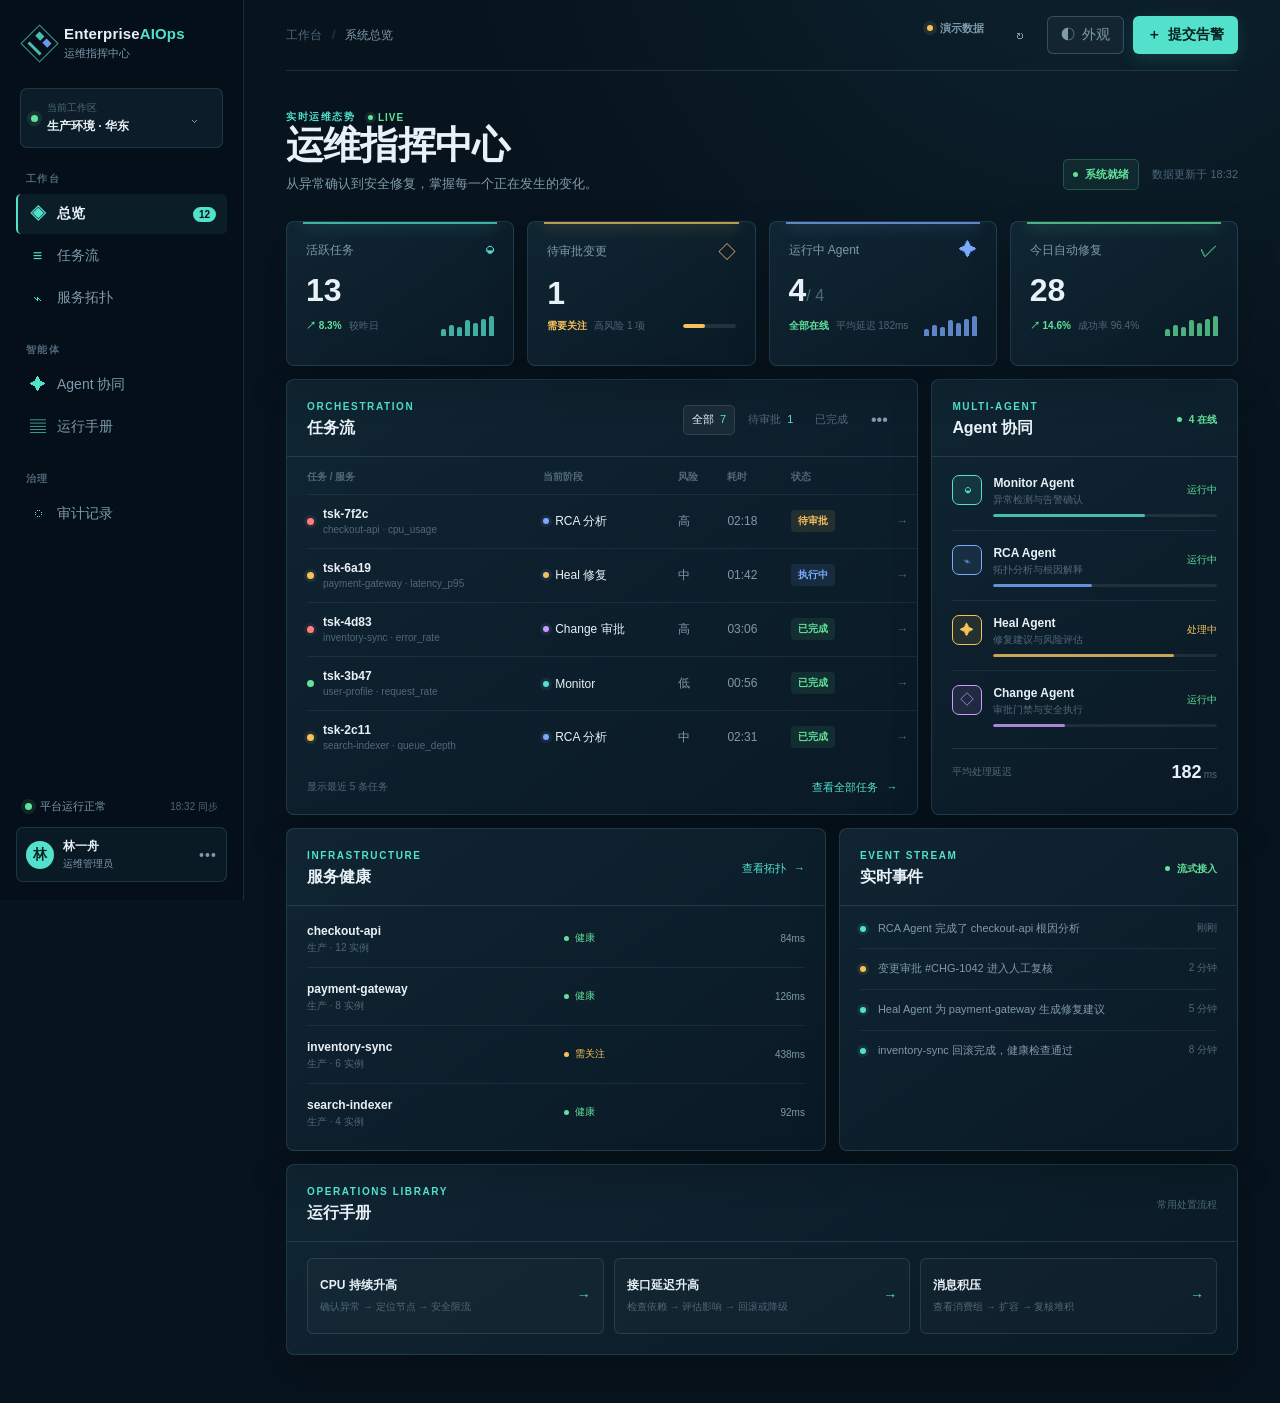
<file: 02_Source/frontend/index.html>
<!doctype html>
<html lang="zh-CN">
<head>
  <meta charset="utf-8">
  <meta name="viewport" content="width=device-width, initial-scale=1">
  <meta name="theme-color" content="#07131d">
  <link rel="icon" href="data:image/svg+xml,%3Csvg xmlns='http://www.w3.org/2000/svg' viewBox='0 0 32 32'%3E%3Crect width='32' height='32' rx='7' fill='%2307131d'/%3E%3Cpath d='M8 16 16 8l8 8-8 8z' fill='none' stroke='%2353e1cc' stroke-width='2'/%3E%3Ccircle cx='16' cy='16' r='3' fill='%237aa9ff'/%3E%3C/svg%3E">
  <title>EnterpriseAIOps · 运维指挥中心</title>
  <link rel="stylesheet" href="styles.css">
</head>
<body>
  <div class="app-shell">
    <aside class="sidebar" aria-label="主导航">
      <div class="brand-lockup">
        <div class="brand-mark" aria-hidden="true"><span></span><span></span><span></span></div>
        <div><strong>Enterprise<span>AIOps</span></strong><small>运维指挥中心</small></div>
      </div>
      <div class="workspace-switcher">
        <span class="workspace-dot"></span>
        <span><small>当前工作区</small><strong id="workspace-name">生产环境 · 华东</strong></span>
        <button class="icon-button" id="workspace-button" type="button" aria-label="切换工作区" title="切换工作区" aria-expanded="false">⌄</button><div class="workspace-menu" id="workspace-menu" hidden role="menu"><button type="button" data-workspace="生产环境 · 华东">生产环境 · 华东</button><button type="button" data-workspace="预发布 · 华北">预发布 · 华北</button><button type="button" data-workspace="开发环境 · 华南">开发环境 · 华南</button></div>
      </div>
      <nav class="nav-list">
        <p class="nav-label">工作台</p>
        <a class="nav-item active" href="#overview"><span class="nav-icon">◈</span>总览<span class="nav-count">12</span></a>
        <a class="nav-item" href="#tasks"><span class="nav-icon">≡</span>任务流</a>
        <a class="nav-item" href="#services"><span class="nav-icon">⌁</span>服务拓扑</a>
        <p class="nav-label">智能体</p>
        <a class="nav-item" href="#agents"><span class="nav-icon">✦</span>Agent 协同</a>
        <a class="nav-item" href="#runbooks"><span class="nav-icon">▤</span>运行手册</a>
        <p class="nav-label">治理</p>
        <a class="nav-item" href="#audit"><span class="nav-icon">◌</span>审计记录</a>
      </nav>
      <div class="sidebar-footer">
        <div class="sidebar-health"><span class="pulse-dot"></span><span>平台运行正常</span><time id="sidebar-sync">刚刚同步</time></div>
        <button class="profile-button" id="profile-button" type="button" aria-label="打开个人资料" aria-expanded="false"><span class="avatar">林</span><span><strong>林一舟</strong><small>运维管理员</small></span><span class="more">•••</span></button>
      </div>
    </aside>

    <main class="main-content" id="overview">
      <header class="topbar">
        <div class="breadcrumbs"><span>工作台</span><b>/</b><strong>系统总览</strong></div>
        <div class="topbar-actions">
          <label class="api-status"><span class="status-dot" id="api-dot"></span><span id="api-label">演示数据</span></label>
          <button class="icon-button" id="refresh-button" type="button" aria-label="刷新数据" title="刷新数据">↻</button>
          <button class="secondary-button" id="theme-button" type="button"><span aria-hidden="true">◐</span> 外观</button>
          <button class="primary-button" id="open-incident" type="button"><span aria-hidden="true">＋</span> 提交告警</button>
        </div>
      </header>

      <section class="page-heading">
        <div>
          <p class="eyebrow">实时运维态势 <span class="live-line"><i></i> LIVE</span></p>
          <h1>运维指挥中心</h1>
          <p class="heading-copy">从异常确认到安全修复，掌握每一个正在发生的变化。</p>
        </div>
        <div class="heading-meta"><span class="ready-badge"><i></i> 系统就绪</span><span>数据更新于 <time id="last-sync">刚刚</time></span></div>
      </section>

      <section class="metric-grid" aria-label="关键指标">
        <article class="metric-card accent-cyan"><div class="metric-top"><span>活跃任务</span><span class="metric-icon">◒</span></div><strong id="metric-active">12</strong><div class="metric-foot"><span class="trend up">↗ 8.3%</span><span>较昨日</span><span class="sparkline cyan" aria-hidden="true"><i></i><i></i><i></i><i></i><i></i><i></i><i></i></span></div></article>
        <article class="metric-card accent-amber"><div class="metric-top"><span>待审批变更</span><span class="metric-icon">◇</span></div><strong id="metric-approval">3</strong><div class="metric-foot"><span class="trend warn">需要关注</span><span>高风险 1 项</span><span class="metric-bar"><i style="width: 42%"></i></span></div></article>
        <article class="metric-card accent-blue"><div class="metric-top"><span>运行中 Agent</span><span class="metric-icon">✦</span></div><strong><span id="metric-agents">4</span><em>/ 4</em></strong><div class="metric-foot"><span class="trend up">全部在线</span><span>平均延迟 182ms</span><span class="sparkline blue" aria-hidden="true"><i></i><i></i><i></i><i></i><i></i><i></i><i></i></span></div></article>
        <article class="metric-card accent-green"><div class="metric-top"><span>今日自动修复</span><span class="metric-icon">✓</span></div><strong id="metric-resolved">28</strong><div class="metric-foot"><span class="trend up">↗ 14.6%</span><span>成功率 96.4%</span><span class="sparkline green" aria-hidden="true"><i></i><i></i><i></i><i></i><i></i><i></i><i></i></span></div></article>
      </section>

      <section class="content-grid">
        <article class="panel task-panel" id="tasks">
          <div class="panel-heading"><div><p class="section-kicker">ORCHESTRATION</p><h2>任务流</h2></div><div class="panel-actions"><button class="filter-button active" type="button" data-filter="all">全部 <span id="task-total">12</span></button><button class="filter-button" type="button" data-filter="awaiting_approval">待审批 <span id="task-pending">3</span></button><button class="filter-button" type="button" data-filter="resolved">已完成</button><button class="icon-button" id="more-filters" type="button" aria-label="更多任务筛选" title="更多任务筛选" aria-expanded="false">•••</button><div class="filter-menu" id="filter-menu" hidden role="menu"><button type="button" data-severity="all">全部风险</button><button type="button" data-severity="high">高风险</button><button type="button" data-severity="medium">中风险</button><button type="button" data-severity="low">低风险</button></div></div></div>
          <div class="table-wrap"><table class="task-table"><thead><tr><th>任务 / 服务</th><th>当前阶段</th><th>风险</th><th>耗时</th><th>状态</th><th></th></tr></thead><tbody id="task-list"></tbody></table></div>
          <div class="table-footer"><span id="task-summary">显示最近 5 条任务</span><button class="text-button" id="load-more" type="button">查看全部任务 <span>→</span></button></div>
        </article>

        <article class="panel agents-panel" id="agents">
          <div class="panel-heading"><div><p class="section-kicker">MULTI-AGENT</p><h2>Agent 协同</h2></div><span class="online-count"><i></i> 4 在线</span></div>
          <div class="agent-list" id="agent-list"></div>
          <div class="agent-footer"><span>平均处理延迟</span><strong>182<span>ms</span></strong></div>
        </article>
      </section>

      <section class="content-grid lower-grid">
        <article class="panel services-panel" id="services">
          <div class="panel-heading"><div><p class="section-kicker">INFRASTRUCTURE</p><h2>服务健康</h2></div><button class="text-button" type="button">查看拓扑 <span>→</span></button></div>
          <div class="service-list" id="service-list"></div>
        </article>
        <article class="panel events-panel" id="audit">
          <div class="panel-heading"><div><p class="section-kicker">EVENT STREAM</p><h2>实时事件</h2></div><span class="stream-status"><i></i> 流式接入</span></div>
          <div class="event-list" id="event-list"></div>
        </article>
      </section>
      <section class="panel runbook-panel" id="runbooks">
        <div class="panel-heading"><div><p class="section-kicker">OPERATIONS LIBRARY</p><h2>运行手册</h2></div><span class="runbook-hint">常用处置流程</span></div>
        <div class="runbook-list"><button type="button" class="runbook-item" data-runbook="CPU 持续升高"><strong>CPU 持续升高</strong><span>确认异常 → 定位节点 → 安全限流</span><i>→</i></button><button type="button" class="runbook-item" data-runbook="接口延迟升高"><strong>接口延迟升高</strong><span>检查依赖 → 评估影响 → 回滚或降级</span><i>→</i></button><button type="button" class="runbook-item" data-runbook="消息积压"><strong>消息积压</strong><span>查看消费组 → 扩容 → 复核堆积</span><i>→</i></button></div>
      </section>
    </main>
  </div>

  <div class="modal-backdrop" id="incident-modal" hidden>
    <section class="modal" role="dialog" aria-modal="true" aria-labelledby="incident-title">
      <div class="modal-heading"><div><p class="section-kicker">NEW INCIDENT</p><h2 id="incident-title">提交一条运维告警</h2></div><button class="icon-button" id="close-incident" type="button" aria-label="关闭弹窗" title="关闭">×</button></div>
      <p class="modal-copy">告警将进入 Monitor → RCA → Heal → Change 标准流程，默认使用安全的 dry-run 执行策略。</p>
      <form id="incident-form">
        <div class="form-grid"><label>服务名称<input name="service" value="checkout-api" required maxlength="80" placeholder="例如 checkout-api"></label><label>指标名称<input name="metric" value="cpu_usage" required maxlength="80" placeholder="例如 cpu_usage"></label><label>当前值<input name="value" type="number" step="any" value="96.4" required></label><label>严重等级<select name="severity"><option value="high">高 · High</option><option value="medium">中 · Medium</option><option value="low">低 · Low</option></select></label></div>
        <label>基线值 <span class="field-hint">可选，用逗号分隔</span><input name="baseline" value="42, 44, 41, 43, 45" placeholder="例如 42, 44, 41, 43, 45"></label>
        <div class="form-note"><span class="info-icon">i</span><span>未连接 API 时会以演示模式创建本地任务，不会发送任何外部请求。</span></div>
        <div class="modal-actions"><button class="secondary-button" id="cancel-incident" type="button">取消</button><button class="primary-button" type="submit"><span>＋</span> 提交告警</button></div>
      </form>
    </section>
  </div>

  <div class="toast" id="toast" role="status" aria-live="polite"></div>
  <script src="app.js"></script>
</body>
</html>
</file>
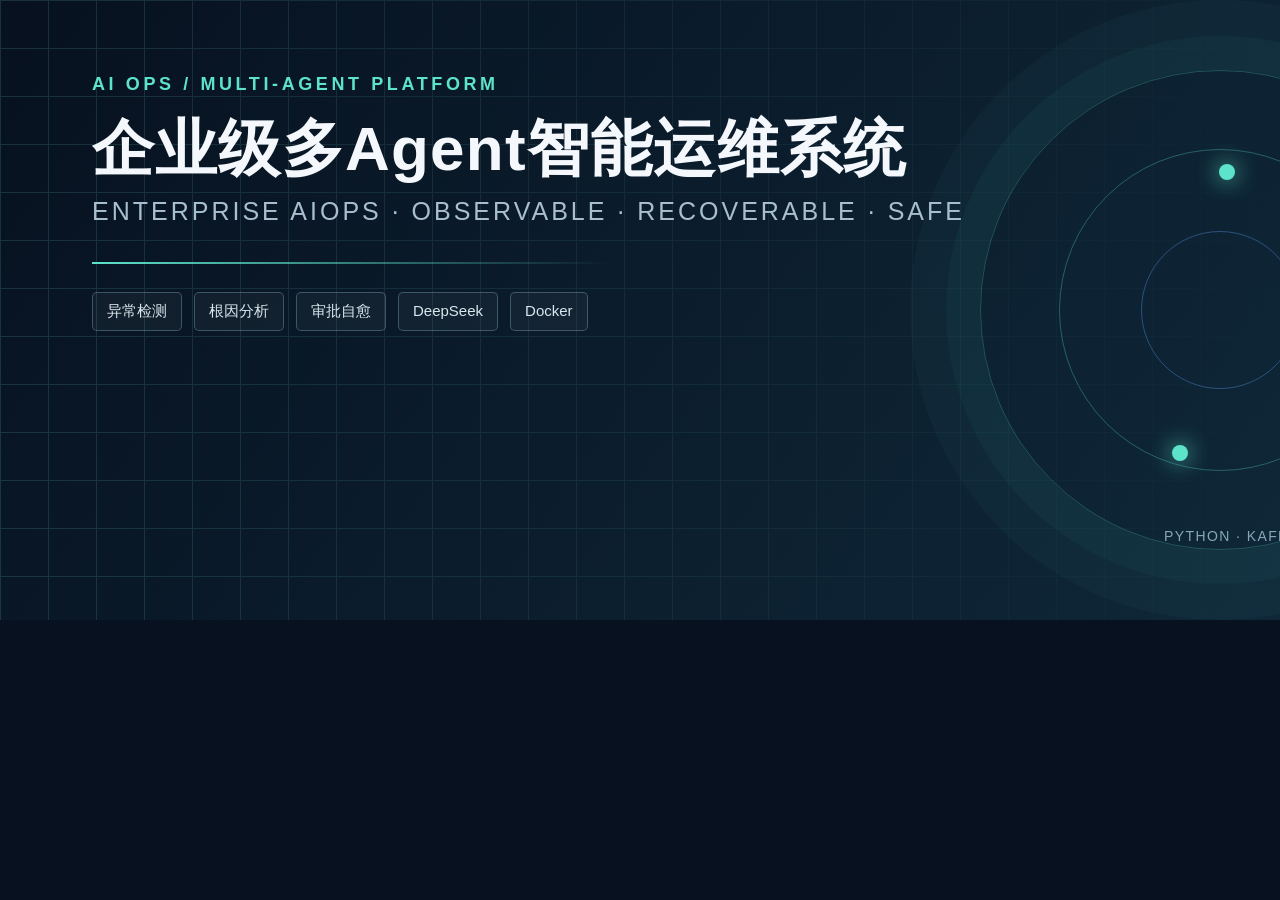
<file: 03_Assets/screenshots/project-banner.html>
<!doctype html>
<html lang="zh-CN">
<head>
  <meta charset="utf-8">
  <meta name="viewport" content="width=device-width, initial-scale=1">
  <title>EnterpriseAIOps Banner</title>
  <style>
    * { box-sizing: border-box; }
    body { margin: 0; width: 1600px; height: 620px; overflow: hidden; background: #07111f; color: #f4f7fb; font-family: "Segoe UI", "Microsoft YaHei", sans-serif; }
    .canvas { position: relative; width: 1600px; height: 620px; padding: 74px 92px; background: linear-gradient(125deg, #07111f 0%, #0c2030 55%, #102b3c 100%); }
    .grid { position: absolute; inset: 0; opacity: .16; background-image: linear-gradient(#73daca 1px, transparent 1px), linear-gradient(90deg, #73daca 1px, transparent 1px); background-size: 48px 48px; mask-image: linear-gradient(90deg, #000 0%, transparent 82%); }
    .glow { position: absolute; width: 480px; height: 480px; right: 140px; top: 70px; border: 1px solid rgba(93, 227, 202, .25); border-radius: 50%; box-shadow: 0 0 0 34px rgba(93, 227, 202, .04), 0 0 0 70px rgba(93, 227, 202, .03); }
    .glow:before, .glow:after { content: ""; position: absolute; inset: 78px; border: 1px solid rgba(93, 227, 202, .32); border-radius: 50%; }
    .glow:after { inset: 160px; border-color: rgba(100, 170, 255, .34); }
    .node { position: absolute; width: 16px; height: 16px; border-radius: 50%; background: #5de3ca; box-shadow: 0 0 22px #5de3ca; }
    .n1 { right: 365px; top: 164px; } .n2 { right: 216px; top: 305px; background: #76a9ff; box-shadow: 0 0 22px #76a9ff; } .n3 { right: 412px; top: 445px; }
    .eyebrow { position: relative; color: #5de3ca; font-size: 18px; letter-spacing: .2em; font-weight: 700; }
    h1 { position: relative; margin: 20px 0 14px; font-size: 62px; line-height: 1.1; letter-spacing: .02em; }
    .en { position: relative; margin: 0; color: #a8bfd0; font-size: 25px; letter-spacing: .12em; }
    .line { position: relative; margin-top: 36px; width: 520px; height: 2px; background: linear-gradient(90deg, #5de3ca, transparent); }
    .tags { position: relative; display: flex; gap: 12px; margin-top: 28px; }
    .tag { padding: 9px 14px; border: 1px solid rgba(148, 201, 220, .32); color: #d8e7ed; font-size: 15px; border-radius: 5px; background: rgba(255,255,255,.04); }
    .side { position: absolute; right: 92px; bottom: 76px; color: #86a7b8; font-size: 14px; letter-spacing: .1em; }
  </style>
</head>
<body><div class="canvas"><div class="grid"></div><div class="glow"></div><i class="node n1"></i><i class="node n2"></i><i class="node n3"></i><div class="eyebrow">AI OPS / MULTI-AGENT PLATFORM</div><h1>企业级多Agent智能运维系统</h1><p class="en">ENTERPRISE AIOPS · OBSERVABLE · RECOVERABLE · SAFE</p><div class="line"></div><div class="tags"><span class="tag">异常检测</span><span class="tag">根因分析</span><span class="tag">审批自愈</span><span class="tag">DeepSeek</span><span class="tag">Docker</span></div><div class="side">PYTHON · KAFKA · POSTGRESQL · QDRANT</div></div></body>
</html>
</file>
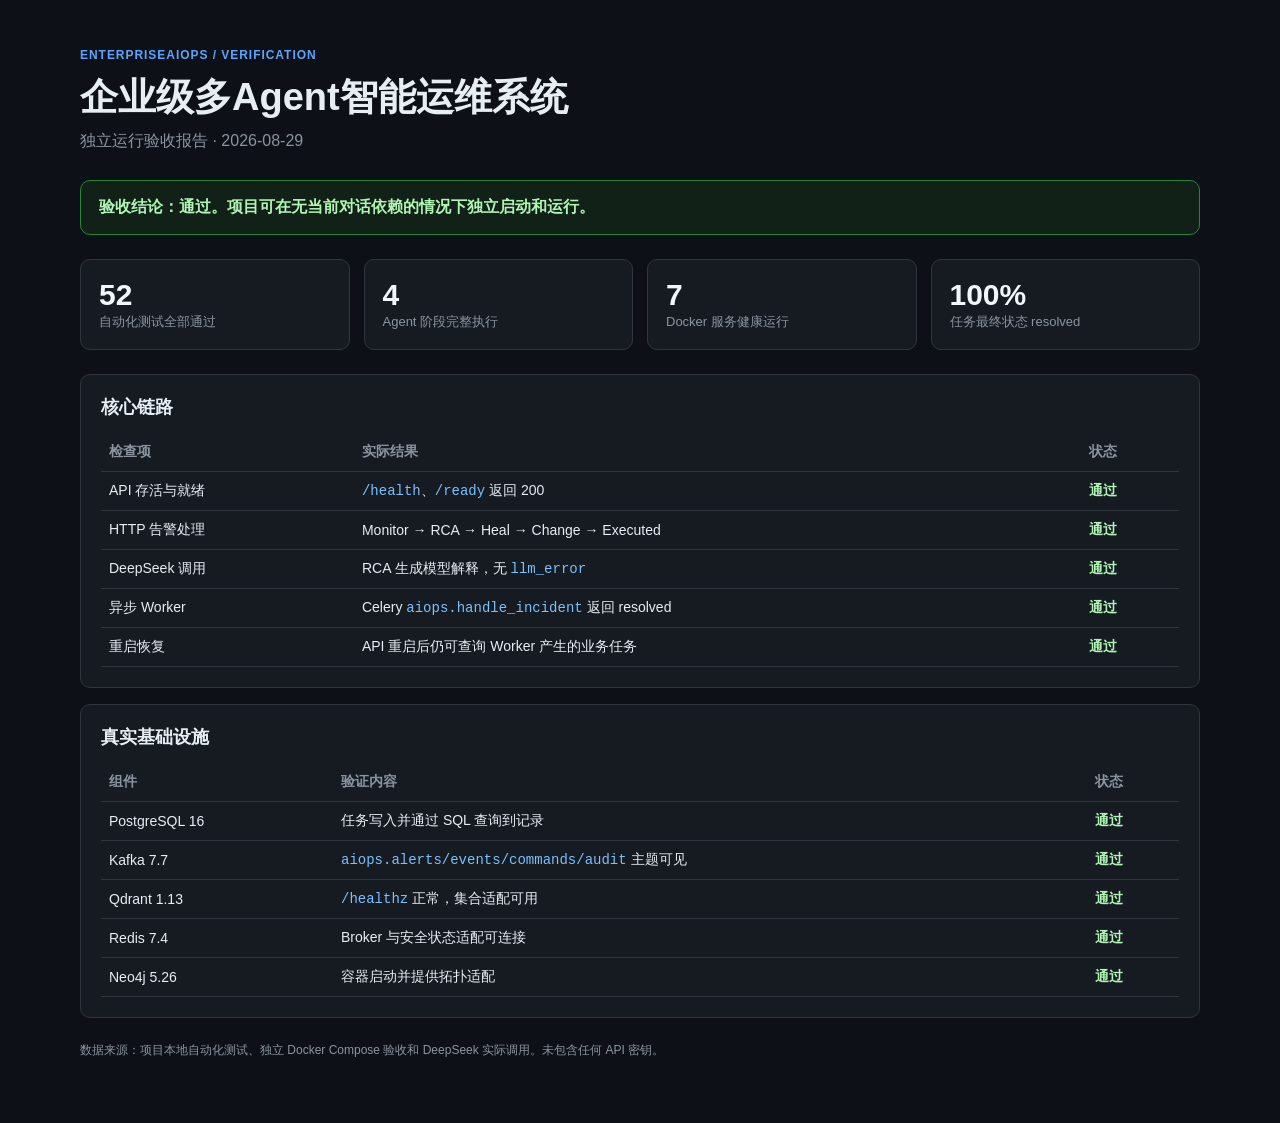
<file: 03_Assets/screenshots/verification-report.html>
<!doctype html>
<html lang="zh-CN">
<head>
  <meta charset="utf-8">
  <meta name="viewport" content="width=device-width, initial-scale=1">
  <title>EnterpriseAIOps 验收报告</title>
  <style>
    :root { color-scheme: dark; font-family: "Segoe UI", "Microsoft YaHei", sans-serif; }
    body { margin: 0; background: #0d1117; color: #e6edf3; }
    main { max-width: 1120px; margin: 0 auto; padding: 48px 32px 64px; }
    .eyebrow { color: #58a6ff; letter-spacing: .08em; text-transform: uppercase; font-size: 12px; font-weight: 700; }
    h1 { margin: 10px 0 8px; font-size: 38px; }
    .subtitle { color: #8b949e; margin: 0 0 28px; font-size: 16px; }
    .banner { border: 1px solid #238636; background: #122117; color: #aff5b4; padding: 16px 18px; border-radius: 10px; font-weight: 700; }
    .grid { display: grid; grid-template-columns: repeat(4, 1fr); gap: 14px; margin: 24px 0; }
    .metric, .panel { border: 1px solid #30363d; background: #161b22; border-radius: 10px; }
    .metric { padding: 18px; }
    .metric strong { display: block; font-size: 30px; color: #f0f6fc; }
    .metric span { color: #8b949e; font-size: 13px; }
    .panel { padding: 20px; margin-top: 16px; }
    h2 { margin: 0 0 14px; font-size: 18px; }
    table { border-collapse: collapse; width: 100%; font-size: 14px; }
    th, td { border-bottom: 1px solid #30363d; padding: 10px 8px; text-align: left; }
    th { color: #8b949e; font-weight: 600; }
    td:last-child { color: #aff5b4; font-weight: 700; }
    code { color: #79c0ff; }
    footer { color: #8b949e; font-size: 12px; margin-top: 24px; }
    @media (max-width: 760px) { main { padding: 28px 18px; } .grid { grid-template-columns: repeat(2, 1fr); } h1 { font-size: 30px; } }
  </style>
</head>
<body>
  <main>
    <div class="eyebrow">EnterpriseAIOps / Verification</div>
    <h1>企业级多Agent智能运维系统</h1>
    <p class="subtitle">独立运行验收报告 · 2026-08-29</p>
    <div class="banner">验收结论：通过。项目可在无当前对话依赖的情况下独立启动和运行。</div>
    <section class="grid">
      <div class="metric"><strong>52</strong><span>自动化测试全部通过</span></div>
      <div class="metric"><strong>4</strong><span>Agent 阶段完整执行</span></div>
      <div class="metric"><strong>7</strong><span>Docker 服务健康运行</span></div>
      <div class="metric"><strong>100%</strong><span>任务最终状态 resolved</span></div>
    </section>
    <section class="panel">
      <h2>核心链路</h2>
      <table><thead><tr><th>检查项</th><th>实际结果</th><th>状态</th></tr></thead><tbody>
        <tr><td>API 存活与就绪</td><td><code>/health</code>、<code>/ready</code> 返回 200</td><td>通过</td></tr>
        <tr><td>HTTP 告警处理</td><td>Monitor → RCA → Heal → Change → Executed</td><td>通过</td></tr>
        <tr><td>DeepSeek 调用</td><td>RCA 生成模型解释，无 <code>llm_error</code></td><td>通过</td></tr>
        <tr><td>异步 Worker</td><td>Celery <code>aiops.handle_incident</code> 返回 resolved</td><td>通过</td></tr>
        <tr><td>重启恢复</td><td>API 重启后仍可查询 Worker 产生的业务任务</td><td>通过</td></tr>
      </tbody></table>
    </section>
    <section class="panel">
      <h2>真实基础设施</h2>
      <table><thead><tr><th>组件</th><th>验证内容</th><th>状态</th></tr></thead><tbody>
        <tr><td>PostgreSQL 16</td><td>任务写入并通过 SQL 查询到记录</td><td>通过</td></tr>
        <tr><td>Kafka 7.7</td><td><code>aiops.alerts/events/commands/audit</code> 主题可见</td><td>通过</td></tr>
        <tr><td>Qdrant 1.13</td><td><code>/healthz</code> 正常，集合适配可用</td><td>通过</td></tr>
        <tr><td>Redis 7.4</td><td>Broker 与安全状态适配可连接</td><td>通过</td></tr>
        <tr><td>Neo4j 5.26</td><td>容器启动并提供拓扑适配</td><td>通过</td></tr>
      </tbody></table>
    </section>
    <footer>数据来源：项目本地自动化测试、独立 Docker Compose 验收和 DeepSeek 实际调用。未包含任何 API 密钥。</footer>
  </main>
</body>
</html>
</file>
<file: 02_Source/frontend/styles.css>
:root {
  color-scheme: dark;
  --bg: #07131d;
  --surface: #0c1c28;
  --surface-raised: #102331;
  --surface-soft: #0a1823;
  --border: rgba(142, 189, 215, .16);
  --border-strong: rgba(142, 189, 215, .28);
  --text: #e8f1f7;
  --muted: #7f9aaa;
  --dim: #506879;
  --cyan: #53e1cc;
  --blue: #7aa9ff;
  --amber: #f6c15d;
  --green: #61e29b;
  --danger: #ff7e7e;
  --shadow: 0 18px 42px rgba(0,0,0,.2);
  font-family: "Segoe UI", "Microsoft YaHei", sans-serif;
}
* { box-sizing: border-box; }
html { scroll-behavior: smooth; }
body { margin: 0; min-width: 320px; background: var(--bg); color: var(--text); font-size: 14px; -webkit-font-smoothing: antialiased; }
button, input, select { font: inherit; }
button { color: inherit; cursor: pointer; }
button:focus-visible, a:focus-visible, input:focus-visible, select:focus-visible { outline: 2px solid var(--cyan); outline-offset: 3px; }
a { color: inherit; text-decoration: none; }
.app-shell { min-height: 100vh; display: grid; grid-template-columns: 244px minmax(0, 1fr); background: radial-gradient(circle at 85% -10%, rgba(38, 105, 129, .18), transparent 34%), var(--bg); }
.sidebar { position: sticky; top: 0; height: 100vh; display: flex; flex-direction: column; padding: 25px 16px 18px; border-right: 1px solid var(--border); background: rgba(5, 16, 25, .74); backdrop-filter: blur(16px); }
.brand-lockup { display: flex; align-items: center; gap: 11px; padding: 0 10px 27px; }
.brand-lockup strong { display: block; font-size: 15px; letter-spacing: .01em; }
.brand-lockup strong span { color: var(--cyan); }
.brand-lockup small { display: block; margin-top: 4px; color: var(--muted); font-size: 11px; }
.brand-mark { position: relative; width: 27px; height: 27px; border: 1px solid rgba(83,225,204,.7); transform: rotate(45deg); display: grid; grid-template-columns: 1fr 1fr; gap: 3px; padding: 4px; }
.brand-mark span { display: block; background: var(--cyan); opacity: .85; }
.brand-mark span:nth-child(2) { background: var(--blue); opacity: .9; }
.brand-mark span:nth-child(3) { grid-column: 1 / span 2; height: 3px; align-self: end; }
.workspace-switcher { position: relative; display: flex; align-items: center; gap: 9px; margin: 0 4px 24px; padding: 11px 10px; border: 1px solid var(--border); background: rgba(18, 39, 54, .62); border-radius: 7px; }
.workspace-menu, .filter-menu { position: absolute; z-index: 6; min-width: 170px; padding: 5px; border: 1px solid var(--border-strong); border-radius: 6px; background: #102733; box-shadow: var(--shadow); }
.workspace-menu { top: calc(100% + 6px); right: 8px; }
.filter-menu { top: calc(100% + 6px); right: 0; }
.workspace-menu button, .filter-menu button { display: block; width: 100%; padding: 8px 9px; border: 0; border-radius: 4px; color: var(--muted); background: transparent; text-align: left; font-size: 11px; }
.workspace-menu button:hover, .filter-menu button:hover { color: var(--text); background: rgba(83,225,204,.09); }
.workspace-switcher > span:nth-child(2) { min-width: 0; flex: 1; }
.workspace-switcher small, .workspace-switcher strong { display: block; white-space: nowrap; overflow: hidden; text-overflow: ellipsis; }
.workspace-switcher small { color: var(--dim); font-size: 10px; margin-bottom: 3px; }
.workspace-switcher strong { font-size: 12px; font-weight: 600; }
.workspace-dot, .pulse-dot, .status-dot, .ready-badge i, .online-count i, .stream-status i { flex: 0 0 auto; width: 7px; height: 7px; border-radius: 50%; background: var(--green); box-shadow: 0 0 0 4px rgba(97,226,155,.11); }
.icon-button { width: 36px; height: 36px; display: inline-grid; place-items: center; padding: 0; border: 1px solid transparent; background: transparent; border-radius: 6px; color: var(--muted); font-size: 16px; transition-property: background-color, color, border-color, transform; transition-duration: 150ms; }
.icon-button:hover { color: var(--text); background: rgba(255,255,255,.07); border-color: var(--border); }
.icon-button:active, .primary-button:active, .secondary-button:active { transform: scale(.96); }
.nav-label { margin: 0 10px 8px; color: var(--dim); font-size: 10px; letter-spacing: .14em; font-weight: 700; }
.nav-label:not(:first-child) { margin-top: 25px; }
.nav-item { display: flex; align-items: center; gap: 11px; min-height: 40px; margin: 2px 0; padding: 0 11px; border-left: 2px solid transparent; border-radius: 5px; color: var(--muted); transition-property: color, background-color, border-color; transition-duration: 150ms; }
.nav-item:hover, .nav-item.active { color: var(--text); background: rgba(71, 157, 171, .1); border-left-color: var(--cyan); }
.nav-item.active { font-weight: 600; }
.nav-icon { width: 17px; color: var(--cyan); font-size: 16px; text-align: center; }
.nav-count { margin-left: auto; min-width: 21px; padding: 2px 6px; border-radius: 10px; color: var(--bg); background: var(--cyan); font-size: 10px; font-weight: 700; text-align: center; }
.sidebar-footer { margin-top: auto; }
.sidebar-health { display: flex; align-items: center; gap: 8px; margin: 0 9px 13px; color: var(--muted); font-size: 11px; }
.sidebar-health time { margin-left: auto; color: var(--dim); font-size: 10px; }
.profile-button { width: 100%; display: flex; align-items: center; gap: 9px; padding: 10px 9px; border: 1px solid var(--border); background: rgba(15, 35, 48, .54); border-radius: 7px; text-align: left; }
.profile-button:hover { border-color: var(--border-strong); background: rgba(22, 48, 63, .74); }
.avatar { width: 28px; height: 28px; display: grid; place-items: center; border-radius: 50%; color: #05221f; background: var(--cyan); font-weight: 700; }
.profile-button strong, .profile-button small { display: block; }
.profile-button strong { font-size: 12px; }
.profile-button small { margin-top: 2px; color: var(--muted); font-size: 10px; }
.more { margin-left: auto; color: var(--muted); letter-spacing: .08em; }
.main-content { min-width: 0; padding: 0 42px 48px; }
.topbar { min-height: 71px; display: flex; align-items: center; justify-content: space-between; border-bottom: 1px solid var(--border); }
.breadcrumbs { display: flex; align-items: center; gap: 10px; color: var(--dim); font-size: 12px; }
.breadcrumbs b { color: var(--border-strong); font-weight: 400; }
.breadcrumbs strong { color: var(--muted); font-weight: 500; }
.topbar-actions { display: flex; align-items: center; gap: 9px; }
.api-status { display: flex; align-items: center; gap: 7px; margin-right: 9px; color: var(--muted); font-size: 11px; }
.api-status .status-dot { width: 6px; height: 6px; background: var(--amber); box-shadow: 0 0 0 4px rgba(246,193,93,.1); }
.api-status.connected .status-dot { background: var(--green); box-shadow: 0 0 0 4px rgba(97,226,155,.1); }
.secondary-button, .primary-button { min-height: 38px; display: inline-flex; align-items: center; justify-content: center; gap: 7px; border-radius: 6px; padding: 0 13px; border: 1px solid var(--border-strong); transition-property: background-color, border-color, color, transform; transition-duration: 150ms; }
.secondary-button { background: rgba(255,255,255,.03); color: var(--muted); }
.secondary-button:hover { color: var(--text); background: rgba(255,255,255,.07); }
.primary-button { border-color: transparent; background: var(--cyan); color: #06211f; font-weight: 700; box-shadow: 0 5px 18px rgba(83,225,204,.15); }
.primary-button:hover { background: #7ce9d8; box-shadow: 0 7px 22px rgba(83,225,204,.22); }
.page-heading { display: flex; align-items: end; justify-content: space-between; gap: 20px; padding: 39px 0 28px; }
.eyebrow, .section-kicker { margin: 0; color: var(--cyan); font-size: 10px; letter-spacing: .16em; font-weight: 700; }
.live-line { display: inline-flex; align-items: center; gap: 5px; margin-left: 8px; color: var(--green); letter-spacing: .1em; }
.live-line i { width: 5px; height: 5px; border-radius: 50%; background: var(--green); box-shadow: 0 0 0 3px rgba(97,226,155,.12); }
h1, h2, p { margin-top: 0; }
h1 { margin-bottom: 8px; font-size: clamp(28px, 3vw, 38px); letter-spacing: -.02em; line-height: 1.12; text-wrap: balance; }
.heading-copy { margin-bottom: 0; color: var(--muted); font-size: 13px; text-wrap: pretty; }
.heading-meta { display: flex; align-items: center; gap: 13px; padding-bottom: 3px; color: var(--dim); font-size: 11px; white-space: nowrap; }
.ready-badge { display: inline-flex; align-items: center; gap: 7px; padding: 7px 9px; border: 1px solid rgba(97,226,155,.24); border-radius: 5px; color: var(--green); background: rgba(97,226,155,.07); font-weight: 600; }
.ready-badge i { width: 5px; height: 5px; box-shadow: none; }
.metric-grid { display: grid; grid-template-columns: repeat(4, minmax(0, 1fr)); gap: 13px; }
.metric-card, .panel { border: 1px solid var(--border); background: linear-gradient(145deg, rgba(19, 42, 56, .78), rgba(10, 27, 39, .86)); box-shadow: var(--shadow); }
.metric-card { position: relative; min-height: 145px; overflow: hidden; padding: 18px 19px 15px; border-radius: 8px; }
.metric-card::before { content: ""; position: absolute; top: 0; left: 16px; right: 16px; height: 2px; background: var(--accent); box-shadow: 0 0 16px var(--accent); opacity: .75; }
.accent-cyan { --accent: var(--cyan); }.accent-amber { --accent: var(--amber); }.accent-blue { --accent: var(--blue); }.accent-green { --accent: var(--green); }
.metric-top, .metric-foot, .panel-heading, .table-footer, .agent-footer { display: flex; align-items: center; justify-content: space-between; }
.metric-top { color: var(--muted); font-size: 12px; }
.metric-icon { color: var(--accent); font-size: 18px; }
.metric-card > strong { display: block; margin: 13px 0 10px; color: var(--text); font-size: 32px; line-height: 1; font-variant-numeric: tabular-nums; }
.metric-card > strong em { color: var(--dim); font-size: 16px; font-style: normal; font-weight: 500; }
.metric-foot { gap: 7px; color: var(--dim); font-size: 10px; }
.metric-foot > span:nth-child(2) { margin-right: auto; }
.trend { font-weight: 700; }.trend.up { color: var(--green); }.trend.warn { color: var(--amber); }
.sparkline { width: 53px; height: 20px; display: flex; align-items: end; gap: 3px; }
.sparkline i { flex: 1; min-height: 4px; border-radius: 2px 2px 0 0; background: var(--accent); opacity: .75; }.sparkline i:nth-child(1) { height: 35%; }.sparkline i:nth-child(2) { height: 55%; }.sparkline i:nth-child(3) { height: 44%; }.sparkline i:nth-child(4) { height: 78%; }.sparkline i:nth-child(5) { height: 61%; }.sparkline i:nth-child(6) { height: 85%; }.sparkline i:nth-child(7) { height: 100%; }
.metric-bar { width: 53px; height: 4px; overflow: hidden; border-radius: 3px; background: rgba(255,255,255,.1); }.metric-bar i { display: block; height: 100%; background: var(--amber); border-radius: inherit; }
.content-grid { display: grid; grid-template-columns: minmax(0, 1.65fr) minmax(305px, .8fr); gap: 13px; margin-top: 13px; }
.panel { min-width: 0; border-radius: 8px; }
.panel.section-focused { border-color: rgba(83,225,204,.7); box-shadow: 0 0 0 3px rgba(83,225,204,.1), var(--shadow); }
.panel-heading { min-height: 77px; padding: 17px 20px 13px; border-bottom: 1px solid var(--border); }
.panel-heading h2 { margin: 6px 0 0; font-size: 16px; letter-spacing: -.01em; }
.panel-actions { position: relative; display: flex; align-items: center; gap: 4px; }
.filter-button { min-height: 30px; border: 1px solid transparent; padding: 0 8px; border-radius: 5px; color: var(--dim); background: transparent; font-size: 11px; }.filter-button:hover, .filter-button.active { color: var(--text); border-color: var(--border); background: rgba(255,255,255,.05); }.filter-button span { margin-left: 3px; color: var(--cyan); font-variant-numeric: tabular-nums; }
.table-wrap { overflow-x: auto; padding: 0 20px; }
.task-table { width: 100%; min-width: 610px; border-collapse: collapse; font-size: 12px; }.task-table th { padding: 13px 8px 10px; color: var(--dim); text-align: left; font-size: 10px; font-weight: 600; }.task-table td { padding: 12px 8px; border-top: 1px solid rgba(142,189,215,.1); color: var(--muted); }.task-table th:first-child, .task-table td:first-child { padding-left: 0; }.task-table th:last-child, .task-table td:last-child { padding-right: 0; text-align: right; }.task-table tr:hover td { background: rgba(83,225,204,.035); }.task-main { display: flex; align-items: center; gap: 9px; }.task-severity { width: 7px; height: 7px; border-radius: 50%; background: var(--green); }.task-severity.high { background: var(--danger); box-shadow: 0 0 0 3px rgba(255,126,126,.09); }.task-severity.medium { background: var(--amber); box-shadow: 0 0 0 3px rgba(246,193,93,.09); }.task-name { color: var(--text); font-weight: 600; }.task-service { display: block; margin-top: 3px; color: var(--dim); font-size: 10px; }.stage { display: inline-flex; align-items: center; gap: 6px; color: var(--text); }.stage i { width: 6px; height: 6px; border-radius: 50%; background: var(--blue); box-shadow: 0 0 0 3px rgba(122,169,255,.1); }.stage.monitor i { background: var(--cyan); }.stage.rca i { background: var(--blue); }.stage.heal i { background: var(--amber); }.stage.change i { background: #cb9cff; }.state { display: inline-flex; align-items: center; padding: 4px 7px; border-radius: 4px; font-size: 10px; font-weight: 700; }.state.resolved { color: var(--green); background: rgba(97,226,155,.09); }.state.awaiting_approval { color: var(--amber); background: rgba(246,193,93,.1); }.state.executing { color: var(--blue); background: rgba(122,169,255,.1); }.state.execution_failed { color: var(--danger); background: rgba(255,126,126,.1); }.row-action { width: 29px; height: 29px; border: 1px solid transparent; border-radius: 5px; color: var(--dim); background: transparent; }.row-action:hover { color: var(--text); border-color: var(--border); background: rgba(255,255,255,.06); }.table-footer { padding: 12px 20px 15px; color: var(--dim); font-size: 10px; }.text-button { border: 0; padding: 4px 0; color: var(--cyan); background: none; font-size: 11px; }.text-button:hover { color: #a3f6ea; }.text-button span { margin-left: 5px; }
.online-count, .stream-status { display: inline-flex; align-items: center; gap: 7px; color: var(--green); font-size: 10px; font-weight: 600; }.online-count i, .stream-status i { width: 5px; height: 5px; box-shadow: none; }
.agent-list { padding: 4px 20px 8px; }.agent-row { display: grid; grid-template-columns: 31px minmax(0, 1fr) auto; align-items: center; gap: 10px; padding: 13px 0; border-bottom: 1px solid rgba(142,189,215,.1); }.agent-row:last-child { border-bottom: 0; }.agent-avatar { width: 30px; height: 30px; display: grid; place-items: center; border: 1px solid var(--agent-color); border-radius: 7px; color: var(--agent-color); background: color-mix(in srgb, var(--agent-color) 10%, transparent); font-size: 14px; }.agent-name { color: var(--text); font-size: 12px; font-weight: 600; }.agent-role { display: block; margin-top: 3px; color: var(--dim); font-size: 10px; }.agent-status { color: var(--green); font-size: 10px; }.agent-status.busy { color: var(--amber); }.agent-bar { grid-column: 2 / 4; height: 3px; overflow: hidden; margin-top: -3px; border-radius: 3px; background: rgba(255,255,255,.08); }.agent-bar i { display: block; height: 100%; border-radius: inherit; background: var(--agent-color); opacity: .8; }.agent-footer { margin: 0 20px; padding: 13px 0 16px; border-top: 1px solid var(--border); color: var(--dim); font-size: 10px; }.agent-footer strong { color: var(--text); font-size: 18px; font-variant-numeric: tabular-nums; }.agent-footer strong span { margin-left: 2px; color: var(--dim); font-size: 10px; font-weight: 500; }
.lower-grid { grid-template-columns: minmax(0, 1.15fr) minmax(320px, .85fr); }.service-list { padding: 4px 20px 9px; }.service-row { display: grid; grid-template-columns: minmax(135px, 1.25fr) minmax(90px, .75fr) 80px; align-items: center; gap: 15px; padding: 12px 0; border-bottom: 1px solid rgba(142,189,215,.1); }.service-row:last-child { border-bottom: 0; }.service-name { color: var(--text); font-size: 12px; font-weight: 600; }.service-meta { display: block; margin-top: 3px; color: var(--dim); font-size: 10px; }.service-health { display: flex; align-items: center; gap: 6px; color: var(--green); font-size: 10px; }.service-health i { width: 5px; height: 5px; border-radius: 50%; background: currentColor; }.service-health.warn { color: var(--amber); }.service-latency { color: var(--muted); font-size: 10px; text-align: right; font-variant-numeric: tabular-nums; }.event-list { padding: 3px 20px 10px; }.event-row { display: grid; grid-template-columns: 8px minmax(0, 1fr) auto; gap: 10px; padding: 12px 0; border-bottom: 1px solid rgba(142,189,215,.1); }.event-row:last-child { border-bottom: 0; }.event-marker { width: 6px; height: 6px; margin-top: 5px; border-radius: 50%; background: var(--cyan); box-shadow: 0 0 0 3px rgba(83,225,204,.1); }.event-marker.warn { background: var(--amber); box-shadow: 0 0 0 3px rgba(246,193,93,.1); }.event-copy { min-width: 0; color: var(--muted); font-size: 11px; line-height: 1.45; }.event-copy strong { color: var(--text); font-weight: 600; }.event-time { color: var(--dim); font-size: 10px; white-space: nowrap; }
.runbook-panel { margin-top: 13px; overflow: hidden; }.runbook-hint { color: var(--dim); font-size: 10px; }.runbook-list { display: grid; grid-template-columns: repeat(3, minmax(0, 1fr)); gap: 10px; padding: 16px 20px 20px; }.runbook-item { position: relative; min-height: 76px; padding: 12px 33px 12px 12px; border: 1px solid var(--border); border-radius: 6px; color: var(--muted); background: rgba(255,255,255,.025); text-align: left; }.runbook-item:hover { border-color: rgba(83,225,204,.45); background: rgba(83,225,204,.06); }.runbook-item strong, .runbook-item span { display: block; }.runbook-item strong { color: var(--text); font-size: 12px; }.runbook-item span { margin-top: 6px; color: var(--dim); font-size: 10px; line-height: 1.4; }.runbook-item i { position: absolute; top: 28px; right: 12px; color: var(--cyan); font-style: normal; }.active-filter { color: var(--cyan); border-color: rgba(83,225,204,.35); background: rgba(83,225,204,.08); }
.modal-backdrop { position: fixed; inset: 0; z-index: 10; display: grid; place-items: center; padding: 20px; background: rgba(1, 8, 14, .75); backdrop-filter: blur(9px); }.modal-backdrop[hidden] { display: none; }.modal { width: min(560px, 100%); padding: 0 23px 23px; border: 1px solid var(--border-strong); border-radius: 9px; background: #0d202d; box-shadow: 0 25px 80px rgba(0,0,0,.45); }.modal-heading { display: flex; align-items: start; justify-content: space-between; padding: 21px 0 15px; border-bottom: 1px solid var(--border); }.modal-heading h2 { margin: 6px 0 0; font-size: 19px; }.modal-copy { margin: 17px 0; color: var(--muted); font-size: 12px; line-height: 1.55; }.form-grid { display: grid; grid-template-columns: 1fr 1fr; gap: 14px; }label { display: block; margin-bottom: 14px; color: var(--muted); font-size: 11px; font-weight: 600; }input, select { width: 100%; min-height: 40px; margin-top: 7px; padding: 0 11px; border: 1px solid var(--border-strong); border-radius: 5px; color: var(--text); background: rgba(5, 15, 23, .62); }.field-hint { color: var(--dim); font-weight: 400; }input::placeholder { color: var(--dim); }input:focus, select:focus { border-color: var(--cyan); outline: none; box-shadow: 0 0 0 3px rgba(83,225,204,.1); }select { appearance: none; background-image: linear-gradient(45deg, transparent 50%, var(--muted) 50%), linear-gradient(135deg, var(--muted) 50%, transparent 50%); background-position: calc(100% - 14px) 17px, calc(100% - 10px) 17px; background-size: 4px 4px, 4px 4px; background-repeat: no-repeat; }.form-note { display: flex; gap: 8px; align-items: flex-start; margin: 3px 0 18px; padding: 10px; border: 1px solid rgba(122,169,255,.18); border-radius: 5px; color: var(--muted); background: rgba(122,169,255,.06); font-size: 11px; line-height: 1.45; }.info-icon { width: 15px; height: 15px; display: grid; place-items: center; flex: 0 0 auto; border: 1px solid var(--blue); border-radius: 50%; color: var(--blue); font-size: 10px; }.modal-actions { display: flex; justify-content: flex-end; gap: 9px; padding-top: 3px; }
.toast { position: fixed; right: 24px; bottom: 24px; z-index: 20; max-width: min(360px, calc(100vw - 48px)); padding: 12px 15px; border: 1px solid rgba(83,225,204,.3); border-radius: 6px; color: var(--text); background: #122d37; box-shadow: var(--shadow); opacity: 0; transform: translateY(10px); pointer-events: none; transition-property: opacity, transform; transition-duration: 180ms; }.toast.show { opacity: 1; transform: translateY(0); }
@media (max-width: 1100px) { .app-shell { grid-template-columns: 208px minmax(0, 1fr); }.main-content { padding: 0 26px 40px; }.content-grid, .lower-grid { grid-template-columns: 1fr; }.agents-panel { min-height: 0; }.agent-list { display: grid; grid-template-columns: 1fr 1fr; column-gap: 22px; }.agent-footer { margin-top: 0; } }
@media (max-width: 760px) { .app-shell { display: block; }.sidebar { position: static; height: auto; padding: 15px 16px 12px; border-right: 0; border-bottom: 1px solid var(--border); }.brand-lockup { padding: 0 4px 15px; }.workspace-switcher, .sidebar-footer { display: none; }.nav-list { display: flex; gap: 4px; overflow-x: auto; padding-bottom: 2px; }.nav-label { display: none; }.nav-item { flex: 0 0 auto; min-height: 35px; padding: 0 11px; border-left: 0; border-bottom: 2px solid transparent; font-size: 11px; }.nav-item:hover, .nav-item.active { border-left-color: transparent; border-bottom-color: var(--cyan); }.nav-item .nav-count { display: none; }.main-content { padding: 0 16px 34px; }.topbar { min-height: 61px; }.breadcrumbs { font-size: 11px; }.topbar-actions { gap: 2px; }.api-status, #theme-button { display: none; }.secondary-button { min-width: 36px; padding: 0 9px; font-size: 0; }.secondary-button span { font-size: 16px; }.primary-button { min-height: 36px; padding: 0 10px; font-size: 11px; }.page-heading { align-items: start; flex-direction: column; padding: 29px 0 22px; gap: 16px; }.heading-meta { width: 100%; justify-content: space-between; }.metric-grid { grid-template-columns: 1fr 1fr; gap: 9px; }.metric-card { min-height: 127px; padding: 15px 14px 12px; }.metric-card > strong { margin: 11px 0 9px; font-size: 28px; }.metric-foot { display: block; line-height: 1.5; }.metric-foot > span { margin-right: 5px !important; }.sparkline, .metric-bar { float: right; margin-top: -10px; }.panel-heading { padding-left: 14px; padding-right: 14px; }.panel-actions .filter-button { padding: 0 4px; font-size: 10px; }.table-wrap { padding: 0 14px; }.table-footer { padding-left: 14px; padding-right: 14px; }.agent-list { display: block; padding-left: 14px; padding-right: 14px; }.service-list, .event-list { padding-left: 14px; padding-right: 14px; }.service-row { grid-template-columns: minmax(120px, 1fr) 74px; gap: 8px; }.service-health { grid-column: 2; grid-row: 1; justify-content: flex-end; }.service-latency { grid-column: 2; grid-row: 2; }.form-grid { grid-template-columns: 1fr; gap: 0; }.modal { padding: 0 17px 18px; }.modal-heading { padding-top: 17px; }.modal-copy { margin: 14px 0; }.toast { right: 16px; bottom: 16px; max-width: calc(100vw - 32px); } }
.runbook-list { min-width: 0; }
@media (max-width: 760px) { .runbook-list { grid-template-columns: 1fr; padding: 14px; } }
@media (max-width: 760px) { .nav-list { scrollbar-width: none; } .nav-list::-webkit-scrollbar { display: none; } }
@media (prefers-reduced-motion: reduce) { *, *::before, *::after { scroll-behavior: auto !important; transition-duration: .01ms !important; animation-duration: .01ms !important; animation-iteration-count: 1 !important; } }
body[data-theme="light"] { --bg: #edf4f6; --surface: #ffffff; --surface-raised: #ffffff; --surface-soft: #e8f0f2; --border: rgba(32, 77, 92, .16); --border-strong: rgba(32, 77, 92, .28); --text: #102a36; --muted: #4d6a75; --dim: #6c8791; --shadow: 0 18px 42px rgba(41, 79, 91, .12); color-scheme: light; }
body[data-theme="light"] .app-shell { background: radial-gradient(circle at 85% -10%, rgba(83, 178, 178, .16), transparent 34%), var(--bg); }
body[data-theme="light"] .sidebar { background: rgba(241, 248, 249, .9); }
body[data-theme="light"] .workspace-menu, body[data-theme="light"] .filter-menu { background: #ffffff; }
</file>
